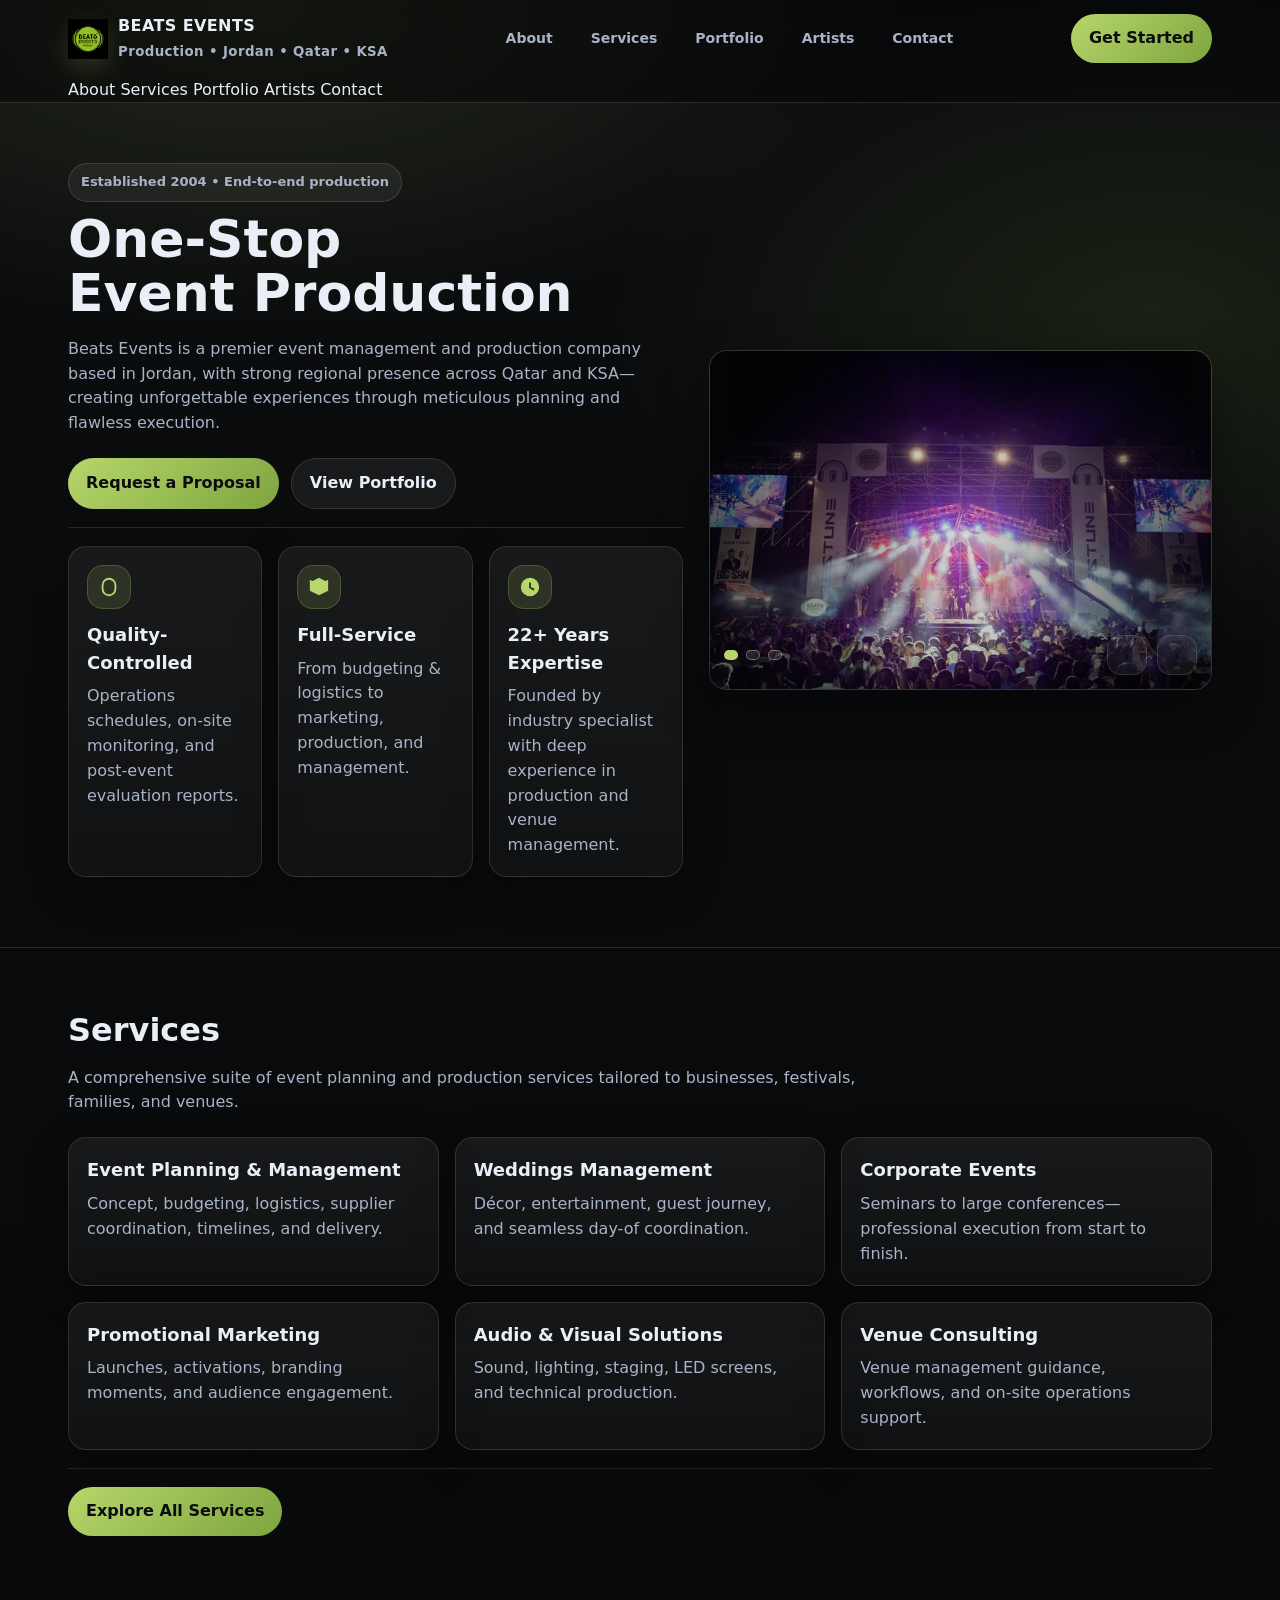
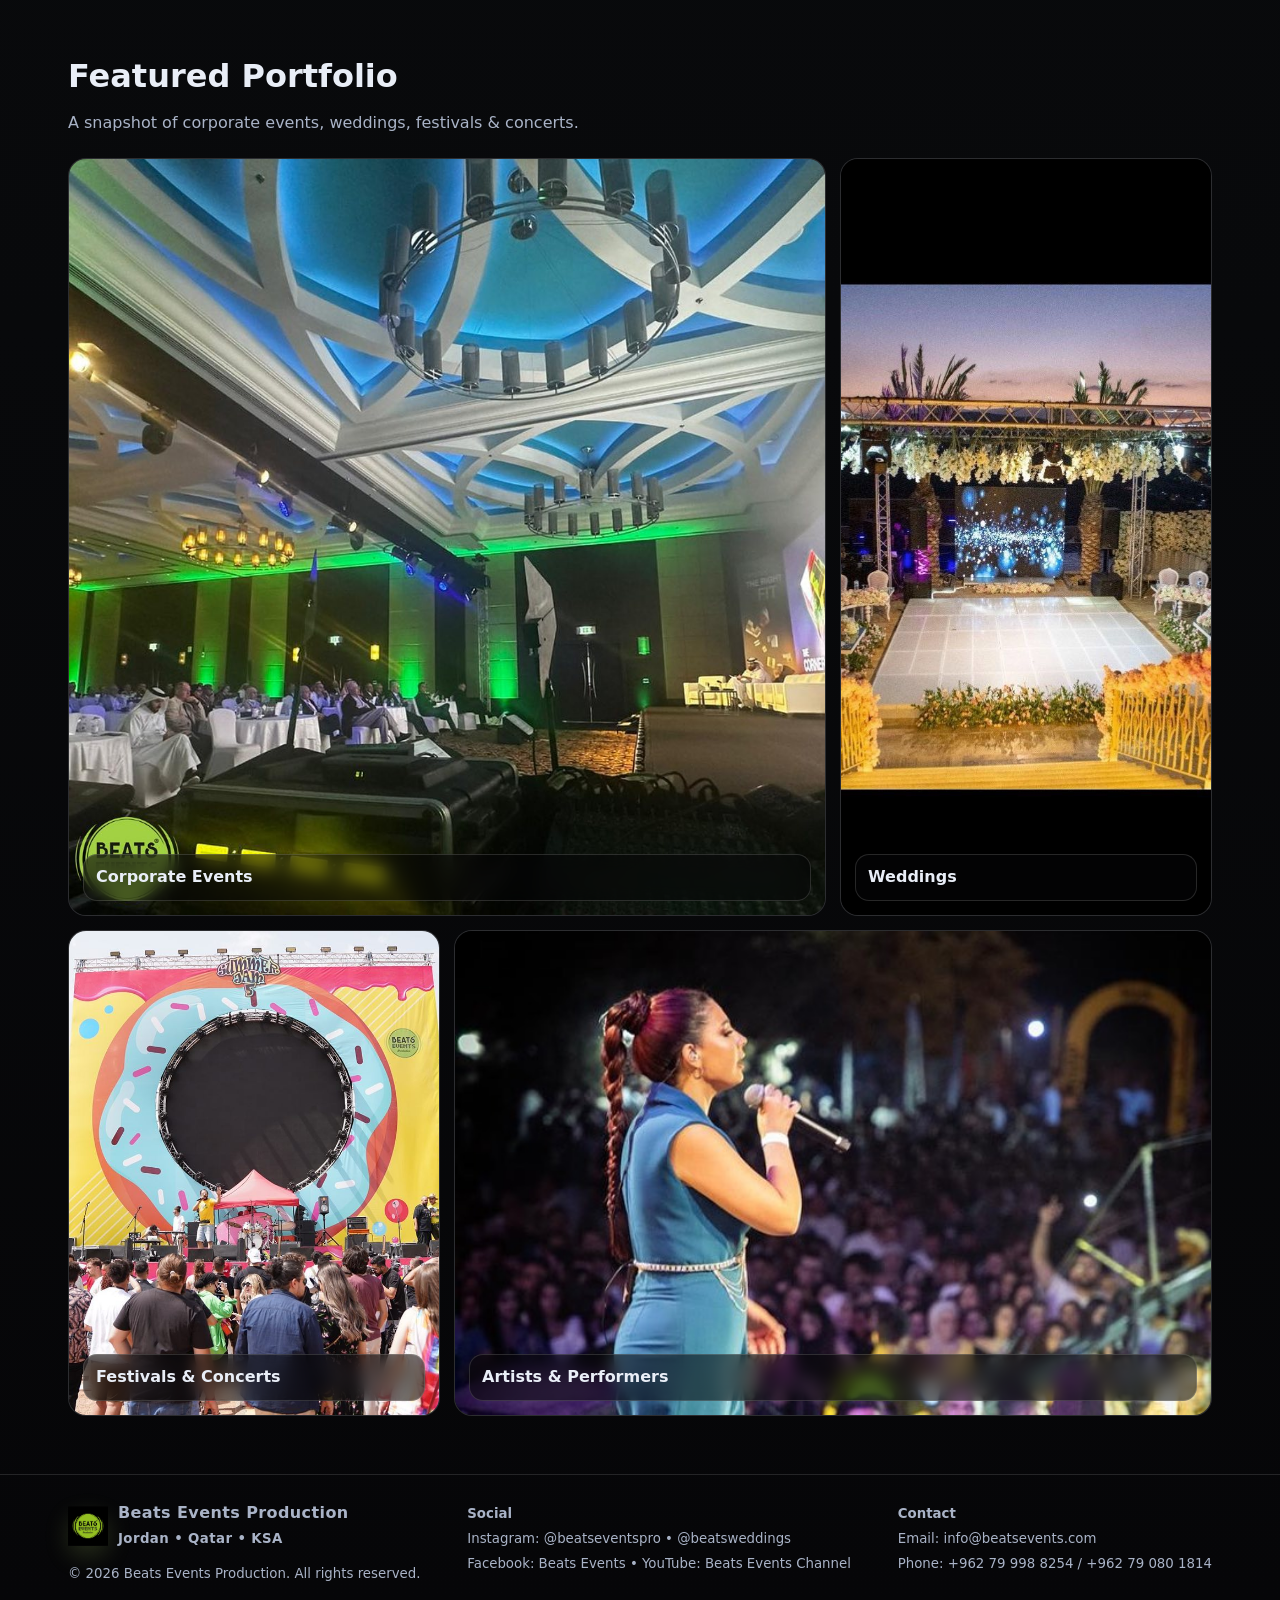
<file: index.html>
<!doctype html>
<html lang="en">
<head>
  <meta charset="utf-8" />
  <meta name="viewport" content="width=device-width,initial-scale=1" />
  <link rel="icon" type="image/x-icon" href="/assets/img/logo/favicon.ico">
  <title>Beats Events Production | One-Stop Event Production</title>
  <link rel="stylesheet" href="css/style.css" />
</head>
<body>

<header class="header">
  <div class="container">
    <div class="nav">
      <a class="brand" href="index.html">
        <div class="logo" aria-hidden="true">
          <img src="assets/img/logo/logo.png">
        </div>
        <div>
          <div>BEATS EVENTS</div>
          <small>Production • Jordan • Qatar • KSA</small>
        </div>
      </a>

      <nav class="navlinks" aria-label="Primary navigation">
        <a href="about.html">About</a>
        <a href="services.html">Services</a>
        <a href="portfolio.html">Portfolio</a>
        <a href="artists.html">Artists</a>
        <a href="contact.html">Contact</a>
      </nav>

      <div class="nav-right">
        <a class="btn primary" href="contact.html">Get Started</a>
        <button class="btn burger" data-burger type="button" aria-label="Open menu">Menu</button>
      </div>
    </div>

    <div class="mobile" data-mobile>
      <a href="about.html">About</a>
      <a href="services.html">Services</a>
      <a href="portfolio.html">Portfolio</a>
      <a href="artists.html">Artists</a>
      <a href="contact.html">Contact</a>
    </div>
  </div>
</header>

<section class="hero">
  <div class="container">
    <div class="hero-inner">
      <div>
        <span class="pill">Established 2004 • End-to-end production</span>
        <h1 class="h-title">One-Stop <br/>Event Production</h1>
        <p class="h-sub">
          Beats Events is a premier event management and production company based in Jordan, with strong regional presence
          across Qatar and KSA—creating unforgettable experiences through meticulous planning and flawless execution.
        </p>
        <div class="h-actions">
          <a class="btn primary" href="contact.html">Request a Proposal</a>
          <a class="btn" href="portfolio.html">View Portfolio</a>
        </div>
        <div class="hr"></div>
        <div class="grid cols-3">
          <div class="card">
            <div class="icon" aria-hidden="true">
              <svg viewBox="0 0 24 24"><path d="M12 2a8 8 0 0 0-8 8v4a8 8 0 0 0 16 0v-4a8 8 0 0 0-8-8zm0 2a6 6 0 0 1 6 6v4a6 6 0 0 1-12 0v-4a6 6 0 0 1 6-6z"/></svg>
            </div>
            <h3>Quality-Controlled</h3>
            <p>Operations schedules, on-site monitoring, and post-event evaluation reports.</p>
          </div>
          <div class="card">
            <div class="icon" aria-hidden="true">
              <svg viewBox="0 0 24 24"><path d="M12 2 2 7l10 5 10-5-10-5zm0 7L2 4v6l10 5 10-5V4l-10 5zm0 6L2 10v6l10 5 10-5v-6l-10 5z"/></svg>
            </div>
            <h3>Full-Service</h3>
            <p>From budgeting & logistics to marketing, production, and management.</p>
          </div>
          <div class="card">
            <div class="icon" aria-hidden="true">
              <svg viewBox="0 0 24 24"><path d="M12 2a10 10 0 1 0 10 10A10 10 0 0 0 12 2Zm1 5v5l4 2-1 2-5-3V7Z"/></svg>
            </div>
            <h3>22+ Years Expertise</h3>
            <p>Founded by industry specialist with deep experience in production and venue management.</p>
          </div>
        </div>
      </div>

      <div class="slider" aria-label="Hero slider">
        <div class="slide active" data-slide style="background-image:url('assets/img/hero-1.jpg')"></div>
        <div class="slide" data-slide style="background-image:url('assets/img/hero-2.jpg')"></div>
        <div class="slide" data-slide style="background-image:url('assets/img/hero-3.jpg')"></div>

        <div class="slider-ui">
          <div class="dots" data-dots></div>
          <div style="display:flex;gap:10px">
            <button class="slider-btn" data-prev type="button" aria-label="Previous slide">‹</button>
            <button class="slider-btn" data-next type="button" aria-label="Next slide">›</button>
          </div>
        </div>
      </div>
    </div>
  </div>
</section>

<section class="section">
  <div class="container">
    <h2>Services</h2>
    <p class="lead">A comprehensive suite of event planning and production services tailored to businesses, festivals, families, and venues.</p>

    <div class="grid cols-3">
      <div class="card">
        <h3>Event Planning & Management</h3>
        <p>Concept, budgeting, logistics, supplier coordination, timelines, and delivery.</p>
      </div>
      <div class="card">
        <h3>Weddings Management</h3>
        <p>Décor, entertainment, guest journey, and seamless day-of coordination.</p>
      </div>
      <div class="card">
        <h3>Corporate Events</h3>
        <p>Seminars to large conferences—professional execution from start to finish.</p>
      </div>
      <div class="card">
        <h3>Promotional Marketing</h3>
        <p>Launches, activations, branding moments, and audience engagement.</p>
      </div>
      <div class="card">
        <h3>Audio & Visual Solutions</h3>
        <p>Sound, lighting, staging, LED screens, and technical production.</p>
      </div>
      <div class="card">
        <h3>Venue Consulting</h3>
        <p>Venue management guidance, workflows, and on-site operations support.</p>
      </div>
    </div>

    <div class="hr"></div>
    <a class="btn primary" href="services.html">Explore All Services</a>
  </div>
</section>

<section class="section">
  <div class="container">
    <h2>Featured Portfolio</h2>
    <p class="lead">A snapshot of corporate events, weddings, festivals & concerts.</p>

    <div class="gallery">
      <a class="g span-8" href="portfolio.html">
        <img src="assets/img/portfolio-1.jpg" alt="Corporate event production"/>
        <div class="cap">Corporate Events</div>
      </a>
      <a class="g span-4" href="portfolio.html">
        <img src="assets/img/wedding-1.jpg" alt="Wedding production"/>
        <div class="cap">Weddings</div>
      </a>
      <a class="g span-4" href="portfolio.html">
        <img src="assets/img/festival-1.jpg" alt="Festival production"/>
        <div class="cap">Festivals & Concerts</div>
      </a>
      <a class="g span-8" href="artists.html">
        <img src="assets/img/portfolio-2.jpg" alt="Live performance"/>
        <div class="cap">Artists & Performers</div>
      </a>
    </div>
  </div>
</section>

<footer class="footer">
  <div class="container">
    <div class="row">
      <div>
        <div class="brand" style="margin-bottom:10px">
          <div class="logo" aria-hidden="true">
            <img src="assets/img/logo/logo.png">
          </div>
          <div><b>Beats Events Production</b><br/><small>Jordan • Qatar • KSA</small></div>
        </div>
        <small>© <span id="y"></span> Beats Events Production. All rights reserved.</small>
      </div>
      <div>
        <small><b>Social</b></small><br/>
        <small>Instagram: @beatseventspro • @beatsweddings</small><br/>
        <small>Facebook: Beats Events • YouTube: Beats Events Channel</small>
      </div>
      <div>
        <small><b>Contact</b></small><br/>
        <small>Email: info@beatsevents.com</small><br/>
        <small>Phone: +962 79 998 8254 / +962 79 080 1814</small>
      </div>
    </div>
  </div>
</footer>

<script>
  document.getElementById('y').textContent = new Date().getFullYear();
</script>
<script src="js/main.js"></script>
</body>
</html>
</file>
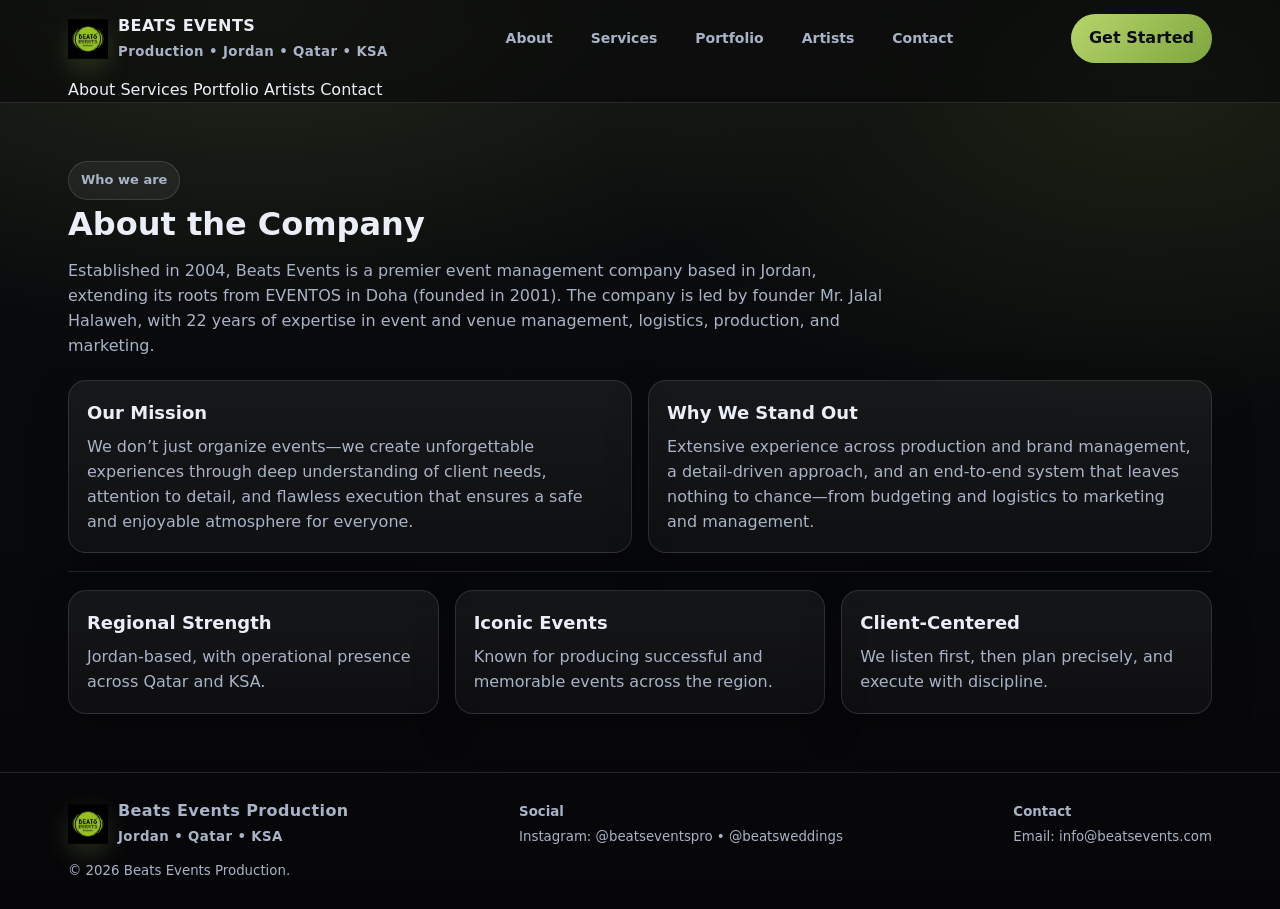
<file: about.html>
<!doctype html>
<html lang="en">
<head>
  <meta charset="utf-8" />
  <meta name="viewport" content="width=device-width,initial-scale=1" />
  <link rel="icon" type="image/x-icon" href="/assets/img/logo/favicon.ico">
  <title>About | Beats Events Production</title>
  <link rel="stylesheet" href="css/style.css" />
</head>
<body>

<header class="header">
  <div class="container">
    <div class="nav">
      <a class="brand" href="index.html">
        <div class="logo">
                    <img src="assets/img/logo/logo.png">
        </div>
        <div><div>BEATS EVENTS</div><small>Production • Jordan • Qatar • KSA</small></div>
      </a>
      <nav class="navlinks">
        <a href="about.html">About</a>
        <a href="services.html">Services</a>
        <a href="portfolio.html">Portfolio</a>
        <a href="artists.html">Artists</a>
        <a href="contact.html">Contact</a>
      </nav>
      <div class="nav-right">
        <a class="btn primary" href="contact.html">Get Started</a>
        <button class="btn burger" data-burger type="button">Menu</button>
      </div>
    </div>
    <div class="mobile" data-mobile>
      <a href="about.html">About</a>
      <a href="services.html">Services</a>
      <a href="portfolio.html">Portfolio</a>
      <a href="artists.html">Artists</a>
      <a href="contact.html">Contact</a>
    </div>
  </div>
</header>

<section class="section">
  <div class="container">
    <span class="pill">Who we are</span>
    <h2>About the Company</h2>
    <p class="lead">
      Established in 2004, Beats Events is a premier event management company based in Jordan, extending its roots from
      EVENTOS in Doha (founded in 2001). The company is led by founder Mr. Jalal Halaweh, with 22 years of expertise in
      event and venue management, logistics, production, and marketing.
    </p>

    <div class="grid cols-2">
      <div class="card">
        <h3>Our Mission</h3>
        <p>
          We don’t just organize events—we create unforgettable experiences through deep understanding of client needs,
          attention to detail, and flawless execution that ensures a safe and enjoyable atmosphere for everyone.
        </p>
      </div>
      <div class="card">
        <h3>Why We Stand Out</h3>
        <p>
          Extensive experience across production and brand management, a detail-driven approach, and an end-to-end system
          that leaves nothing to chance—from budgeting and logistics to marketing and management.
        </p>
      </div>
    </div>

    <div class="hr"></div>

    <div class="grid cols-3">
      <div class="card">
        <h3>Regional Strength</h3>
        <p>Jordan-based, with operational presence across Qatar and KSA.</p>
      </div>
      <div class="card">
        <h3>Iconic Events</h3>
        <p>Known for producing successful and memorable events across the region.</p>
      </div>
      <div class="card">
        <h3>Client-Centered</h3>
        <p>We listen first, then plan precisely, and execute with discipline.</p>
      </div>
    </div>
  </div>
</section>

<footer class="footer">
  <div class="container">
    <div class="row">
      <div>
        <div class="brand" style="margin-bottom:10px">
          <div class="logo">
                        <img src="assets/img/logo/logo.png">

          </div>
          <div><b>Beats Events Production</b><br/><small>Jordan • Qatar • KSA</small></div>
        </div>
        <small>© <span id="y"></span> Beats Events Production.</small>
      </div>
      <div>
        <small><b>Social</b></small><br/>
        <small>Instagram: @beatseventspro • @beatsweddings</small>
      </div>
      <div>
        <small><b>Contact</b></small><br/>
        <small>Email: info@beatsevents.com</small>
      </div>
    </div>
  </div>
</footer>

<script>document.getElementById('y').textContent = new Date().getFullYear();</script>
<script src="js/main.js"></script>
</body>
</html>
</file>
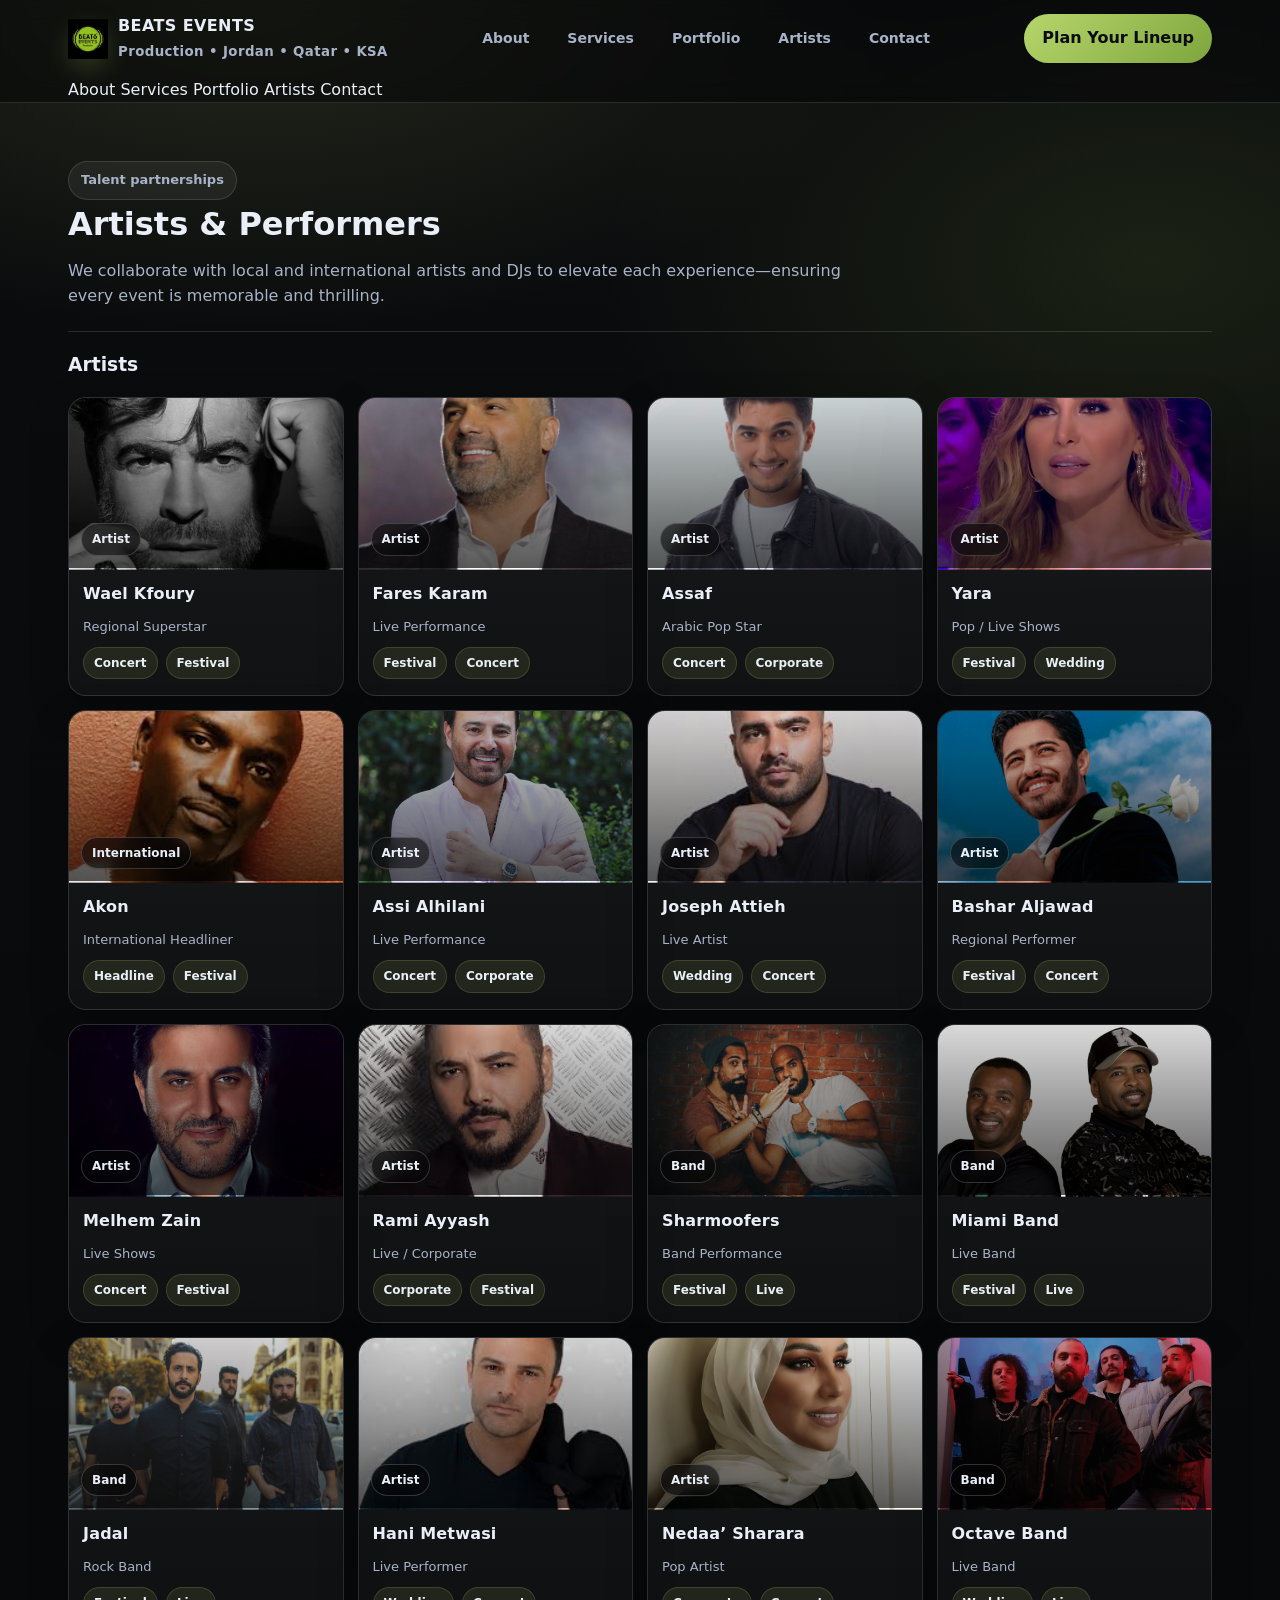
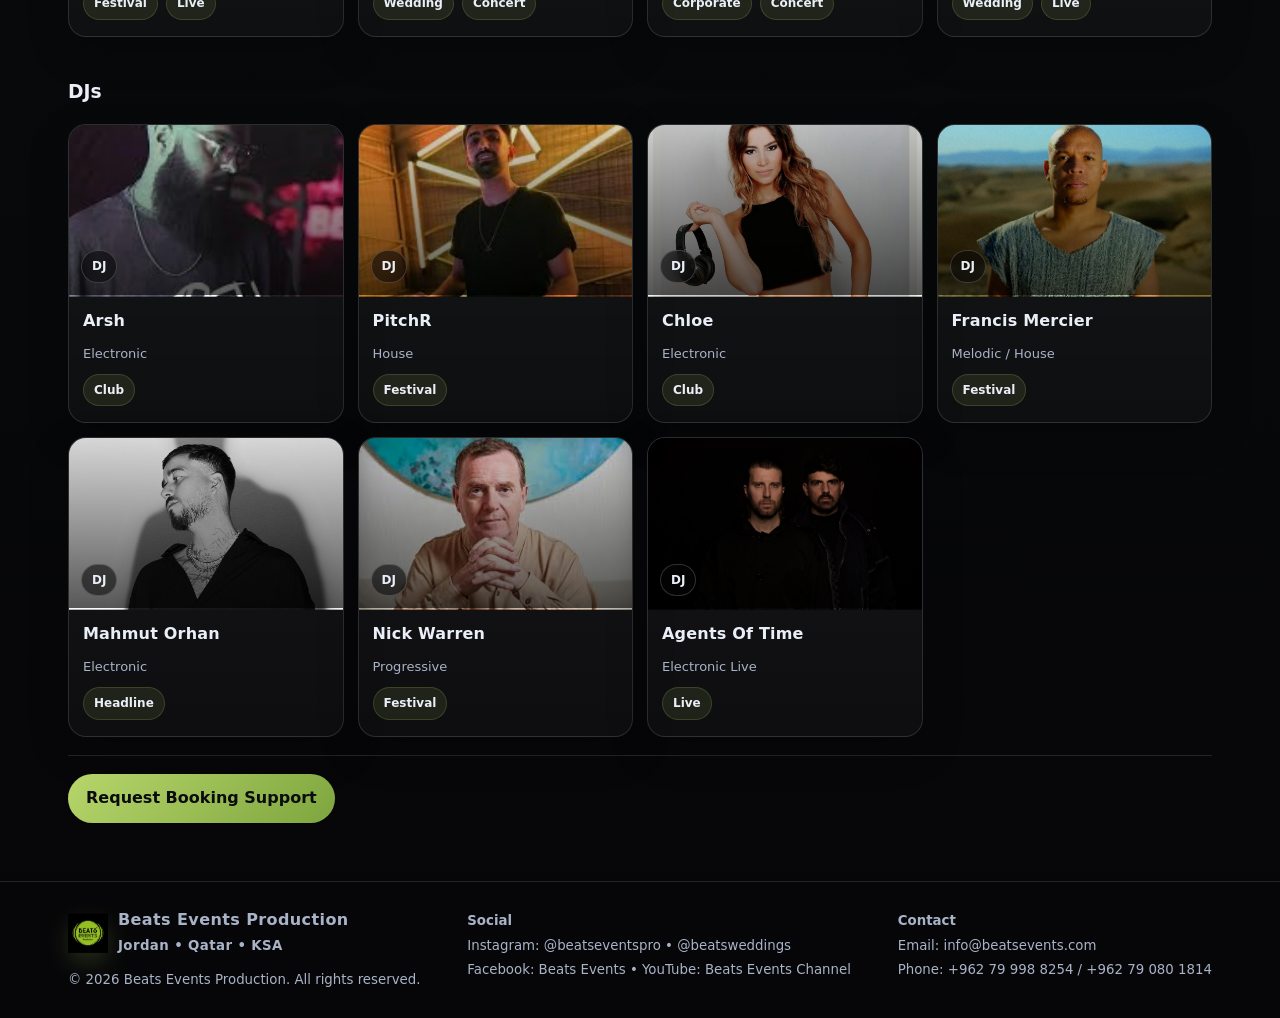
<file: artists.html>
<!doctype html>
<html lang="en">
<head>
  <meta charset="utf-8" />
  <meta name="viewport" content="width=device-width,initial-scale=1" />
  <link rel="icon" type="image/x-icon" href="/assets/img/logo/favicon.ico">
  <title>Artists | Beats Events Production</title>
  <link rel="stylesheet" href="css/style.css" />
</head>
<body>

<header class="header">
  <div class="container">
    <div class="nav">
      <a class="brand" href="index.html">
        <div class="logo">
                    <img src="assets/img/logo/logo.png">

        </div>
        <div><div>BEATS EVENTS</div><small>Production • Jordan • Qatar • KSA</small></div>
      </a>
      <nav class="navlinks">
        <a href="about.html">About</a>
        <a href="services.html">Services</a>
        <a href="portfolio.html">Portfolio</a>
        <a href="artists.html">Artists</a>
        <a href="contact.html">Contact</a>
      </nav>
      <div class="nav-right">
        <a class="btn primary" href="contact.html">Plan Your Lineup</a>
        <button class="btn burger" data-burger type="button">Menu</button>
      </div>
    </div>
    <div class="mobile" data-mobile>
      <a href="about.html">About</a>
      <a href="services.html">Services</a>
      <a href="portfolio.html">Portfolio</a>
      <a href="artists.html">Artists</a>
      <a href="contact.html">Contact</a>
    </div>
  </div>
</header>

<section class="section">
  <div class="container">
    <span class="pill">Talent partnerships</span>
    <h2>Artists & Performers</h2>
    <p class="lead">
      We collaborate with local and international artists and DJs to elevate each experience—ensuring every event is
      memorable and thrilling.
    </p>

    <div class="hr"></div>

    <!-- ================= ARTISTS ================= -->
<h3 style="margin:0 0 18px">Artists</h3>
<div class="cards">

  <!-- Wael Kfoury -->
  <div class="person">
    <div class="media">
      <img src="assets/img/artists/wael-kfoury.jpg" alt="Wael Kfoury">
      <span class="badge">Artist</span>
    </div>
    <div class="body">
      <h3>Wael Kfoury</h3>
      <p>Regional Superstar</p>
      <div class="meta"><span class="tag">Concert</span><span class="tag">Festival</span></div>
    </div>
  </div>

  <!-- Fares Karam -->
  <div class="person">
    <div class="media">
      <img src="assets/img/artists/fares-karam.jpg" alt="Fares Karam">
      <span class="badge">Artist</span>
    </div>
    <div class="body">
      <h3>Fares Karam</h3>
      <p>Live Performance</p>
      <div class="meta"><span class="tag">Festival</span><span class="tag">Concert</span></div>
    </div>
  </div>

  <!-- Assaf -->
  <div class="person">
    <div class="media">
      <img src="assets/img/artists/assaf.jpg" alt="Assaf">
      <span class="badge">Artist</span>
    </div>
    <div class="body">
      <h3>Assaf</h3>
      <p>Arabic Pop Star</p>
      <div class="meta"><span class="tag">Concert</span><span class="tag">Corporate</span></div>
    </div>
  </div>

  <!-- Yara -->
  <div class="person">
    <div class="media">
      <img src="assets/img/artists/yara.jpg" alt="Yara">
      <span class="badge">Artist</span>
    </div>
    <div class="body">
      <h3>Yara</h3>
      <p>Pop / Live Shows</p>
      <div class="meta"><span class="tag">Festival</span><span class="tag">Wedding</span></div>
    </div>
  </div>

  <!-- Akon -->
  <div class="person">
    <div class="media">
      <img src="assets/img/artists/akon.jpg" alt="Akon">
      <span class="badge">International</span>
    </div>
    <div class="body">
      <h3>Akon</h3>
      <p>International Headliner</p>
      <div class="meta"><span class="tag">Headline</span><span class="tag">Festival</span></div>
    </div>
  </div>

  <!-- Assi Alhilani -->
  <div class="person">
    <div class="media">
      <img src="assets/img/artists/assi-alhilani.jpg" alt="Assi Alhilani">
      <span class="badge">Artist</span>
    </div>
    <div class="body">
      <h3>Assi Alhilani</h3>
      <p>Live Performance</p>
      <div class="meta"><span class="tag">Concert</span><span class="tag">Corporate</span></div>
    </div>
  </div>

  <!-- Joseph Attieh -->
  <div class="person">
    <div class="media">
      <img src="assets/img/artists/joseph-attieh.jpg" alt="Joseph Attieh">
      <span class="badge">Artist</span>
    </div>
    <div class="body">
      <h3>Joseph Attieh</h3>
      <p>Live Artist</p>
      <div class="meta"><span class="tag">Wedding</span><span class="tag">Concert</span></div>
    </div>
  </div>

  <!-- Bashar Aljawad -->
  <div class="person">
    <div class="media">
      <img src="assets/img/artists/bashar-aljawad.jpg" alt="Bashar Aljawad">
      <span class="badge">Artist</span>
    </div>
    <div class="body">
      <h3>Bashar Aljawad</h3>
      <p>Regional Performer</p>
      <div class="meta"><span class="tag">Festival</span><span class="tag">Concert</span></div>
    </div>
  </div>

  <!-- Melhem Zain -->
  <div class="person">
    <div class="media">
      <img src="assets/img/artists/melhem-zain.jpg" alt="Melhem Zain">
      <span class="badge">Artist</span>
    </div>
    <div class="body">
      <h3>Melhem Zain</h3>
      <p>Live Shows</p>
      <div class="meta"><span class="tag">Concert</span><span class="tag">Festival</span></div>
    </div>
  </div>

  <!-- Rami Ayyash -->
  <div class="person">
    <div class="media">
      <img src="assets/img/artists/rami-ayyash.jpg" alt="Rami Ayyash">
      <span class="badge">Artist</span>
    </div>
    <div class="body">
      <h3>Rami Ayyash</h3>
      <p>Live / Corporate</p>
      <div class="meta"><span class="tag">Corporate</span><span class="tag">Festival</span></div>
    </div>
  </div>

  <!-- Sharmoofers -->
  <div class="person">
    <div class="media">
      <img src="assets/img/artists/sharmoofers.jpg" alt="Sharmoofers">
      <span class="badge">Band</span>
    </div>
    <div class="body">
      <h3>Sharmoofers</h3>
      <p>Band Performance</p>
      <div class="meta"><span class="tag">Festival</span><span class="tag">Live</span></div>
    </div>
  </div>

  <!-- Miami Band -->
  <div class="person">
    <div class="media">
      <img src="assets/img/artists/miami-band.jpeg" alt="Miami Band">
      <span class="badge">Band</span>
    </div>
    <div class="body">
      <h3>Miami Band</h3>
      <p>Live Band</p>
      <div class="meta"><span class="tag">Festival</span><span class="tag">Live</span></div>
    </div>
  </div>

  <!-- Jadal -->
  <div class="person">
    <div class="media">
      <img src="assets/img/artists/jadal.jpg" alt="Jadal">
      <span class="badge">Band</span>
    </div>
    <div class="body">
      <h3>Jadal</h3>
      <p>Rock Band</p>
      <div class="meta"><span class="tag">Festival</span><span class="tag">Live</span></div>
    </div>
  </div>

  <!-- Hani Metwasi -->
  <div class="person">
    <div class="media">
      <img src="assets/img/artists/hani-metwasi.jpg" alt="Hani Metwasi">
      <span class="badge">Artist</span>
    </div>
    <div class="body">
      <h3>Hani Metwasi</h3>
      <p>Live Performer</p>
      <div class="meta"><span class="tag">Wedding</span><span class="tag">Concert</span></div>
    </div>
  </div>

  <!-- Nedaa Sharara -->
  <div class="person">
    <div class="media">
      <img src="assets/img/artists/nedaa-sharara.jpeg" alt="Nedaa Sharara">
      <span class="badge">Artist</span>
    </div>
    <div class="body">
      <h3>Nedaa’ Sharara</h3>
      <p>Pop Artist</p>
      <div class="meta"><span class="tag">Corporate</span><span class="tag">Concert</span></div>
    </div>
  </div>

  <!-- Octave Band -->
  <div class="person">
    <div class="media">
      <img src="assets/img/artists/octave-band.png" alt="Octave Band">
      <span class="badge">Band</span>
    </div>
    <div class="body">
      <h3>Octave Band</h3>
      <p>Live Band</p>
      <div class="meta"><span class="tag">Wedding</span><span class="tag">Live</span></div>
    </div>
  </div>

</div>


<!-- ================= DJs ================= -->
<h3 style="margin:40px 0 18px">DJs</h3>
<div class="cards">

  <div class="person">
    <div class="media">
      <img src="assets/img/djs/arsh.jpg" alt="Arsh">
      <span class="badge">DJ</span>
    </div>
    <div class="body"><h3>Arsh</h3><p>Electronic</p><div class="meta"><span class="tag">Club</span></div></div>
  </div>

  <div class="person">
    <div class="media">
      <img src="assets/img/djs/pitchr.jpg" alt="PitchR">
      <span class="badge">DJ</span>
    </div>
    <div class="body"><h3>PitchR</h3><p>House</p><div class="meta"><span class="tag">Festival</span></div></div>
  </div>

  <div class="person">
    <div class="media">
      <img src="assets/img/djs/chloe.jpg" alt="Chloe">
      <span class="badge">DJ</span>
    </div>
    <div class="body"><h3>Chloe</h3><p>Electronic</p><div class="meta"><span class="tag">Club</span></div></div>
  </div>

  <div class="person">
    <div class="media">
      <img src="assets/img/djs/francis-mercier.jpg" alt="Francis Mercier">
      <span class="badge">DJ</span>
    </div>
    <div class="body"><h3>Francis Mercier</h3><p>Melodic / House</p><div class="meta"><span class="tag">Festival</span></div></div>
  </div>

  <div class="person">
    <div class="media">
      <img src="assets/img/djs/mahmut-orhan.jpg" alt="Mahmut Orhan">
      <span class="badge">DJ</span>
    </div>
    <div class="body"><h3>Mahmut Orhan</h3><p>Electronic</p><div class="meta"><span class="tag">Headline</span></div></div>
  </div>

  <div class="person">
    <div class="media">
      <img src="assets/img/djs/nick-warren.jpg" alt="Nick Warren">
      <span class="badge">DJ</span>
    </div>
    <div class="body"><h3>Nick Warren</h3><p>Progressive</p><div class="meta"><span class="tag">Festival</span></div></div>
  </div>

  <div class="person">
    <div class="media">
      <img src="assets/img/djs/agents-of-time.jpg" alt="Agents Of Time">
      <span class="badge">DJ</span>
    </div>
    <div class="body"><h3>Agents Of Time</h3><p>Electronic Live</p><div class="meta"><span class="tag">Live</span></div></div>
  </div>

</div>

    <div class="hr"></div>
    <a class="btn primary" href="contact.html">Request Booking Support</a>
  </div>
</section>

<footer class="footer">
  <div class="container">
    <div class="row">
      <div>
        <div class="brand" style="margin-bottom:10px">
          <div class="logo" aria-hidden="true">
            <img src="assets/img/logo/logo.png">
          </div>
          <div><b>Beats Events Production</b><br/><small>Jordan • Qatar • KSA</small></div>
        </div>
        <small>© <span id="y"></span> Beats Events Production. All rights reserved.</small>
      </div>
      <div>
        <small><b>Social</b></small><br/>
        <small>Instagram: @beatseventspro • @beatsweddings</small><br/>
        <small>Facebook: Beats Events • YouTube: Beats Events Channel</small>
      </div>
      <div>
        <small><b>Contact</b></small><br/>
        <small>Email: info@beatsevents.com</small><br/>
        <small>Phone: +962 79 998 8254 / +962 79 080 1814</small>
      </div>
    </div>
  </div>
</footer>

<script>document.getElementById('y').textContent = new Date().getFullYear();</script>
<script src="js/main.js"></script>
</body>
</html>
</file>
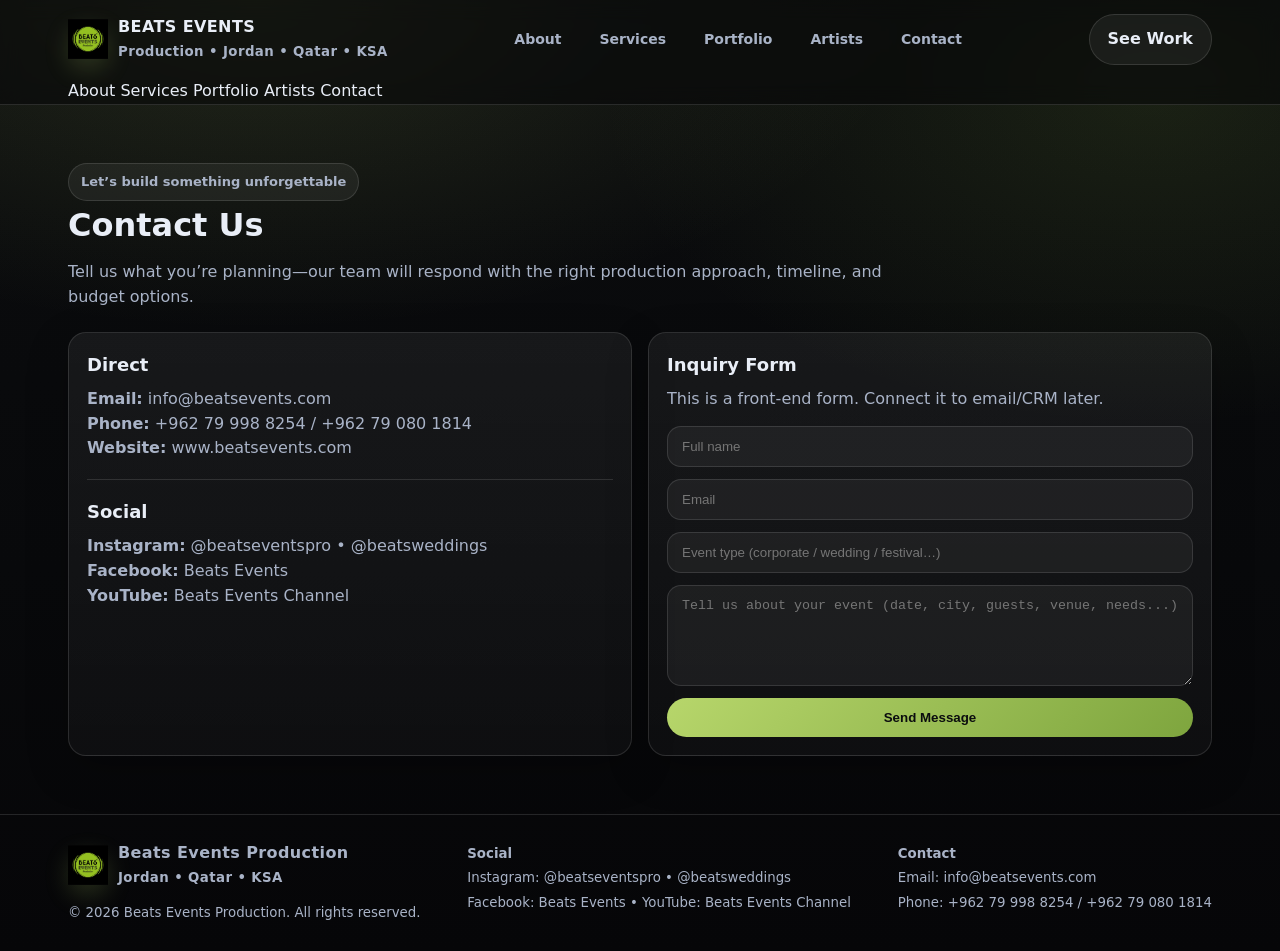
<file: contact.html>
<!doctype html>
<html lang="en">
<head>
  <meta charset="utf-8" />
  <meta name="viewport" content="width=device-width,initial-scale=1" />
  <link rel="icon" type="image/x-icon" href="/assets/img/logo/favicon.ico">
  <title>Contact | Beats Events Production</title>
  <link rel="stylesheet" href="css/style.css" />
</head>
<body>

<header class="header">
  <div class="container">
    <div class="nav">
      <a class="brand" href="index.html">
        <div class="logo">
                    <img src="assets/img/logo/logo.png">

        </div>
        <div><div>BEATS EVENTS</div><small>Production • Jordan • Qatar • KSA</small></div>
      </a>
      <nav class="navlinks">
        <a href="about.html">About</a>
        <a href="services.html">Services</a>
        <a href="portfolio.html">Portfolio</a>
        <a href="artists.html">Artists</a>
        <a href="contact.html">Contact</a>
      </nav>
      <div class="nav-right">
        <a class="btn" href="portfolio.html">See Work</a>
        <button class="btn burger" data-burger type="button">Menu</button>
      </div>
    </div>
    <div class="mobile" data-mobile>
      <a href="about.html">About</a>
      <a href="services.html">Services</a>
      <a href="portfolio.html">Portfolio</a>
      <a href="artists.html">Artists</a>
      <a href="contact.html">Contact</a>
    </div>
  </div>
</header>

<section class="section">
  <div class="container">
    <span class="pill">Let’s build something unforgettable</span>
    <h2>Contact Us</h2>
    <p class="lead">
      Tell us what you’re planning—our team will respond with the right production approach, timeline, and budget options.
    </p>

    <div class="grid cols-2">
      <div class="card">
        <h3>Direct</h3>
        <p><b>Email:</b> info@beatsevents.com</p>
        <p><b>Phone:</b> +962 79 998 8254 / +962 79 080 1814</p>
        <p><b>Website:</b> www.beatsevents.com</p>
        <div class="hr"></div>
        <h3>Social</h3>
        <p><b>Instagram:</b> @beatseventspro • @beatsweddings</p>
        <p><b>Facebook:</b> Beats Events</p>
        <p><b>YouTube:</b> Beats Events Channel</p>
      </div>

      <div class="card">
        <h3>Inquiry Form</h3>
        <p style="color:var(--muted);margin-top:0">This is a front-end form. Connect it to email/CRM later.</p>

        <form data-contact-form>
          <div style="display:grid;gap:12px;margin-top:14px">
            <input required placeholder="Full name" style="padding:12px 14px;border-radius:14px;border:1px solid var(--line);background:rgba(255,255,255,.05);color:var(--text)">
            <input required type="email" placeholder="Email" style="padding:12px 14px;border-radius:14px;border:1px solid var(--line);background:rgba(255,255,255,.05);color:var(--text)">
            <input placeholder="Event type (corporate / wedding / festival…)" style="padding:12px 14px;border-radius:14px;border:1px solid var(--line);background:rgba(255,255,255,.05);color:var(--text)">
            <textarea required rows="5" placeholder="Tell us about your event (date, city, guests, venue, needs...)" style="padding:12px 14px;border-radius:14px;border:1px solid var(--line);background:rgba(255,255,255,.05);color:var(--text)"></textarea>
            <button class="btn primary" type="submit">Send Message</button>
          </div>
        </form>
      </div>
    </div>
  </div>
</section>

<footer class="footer">
  <div class="container">
    <div class="row">
      <div>
        <div class="brand" style="margin-bottom:10px">
          <div class="logo" aria-hidden="true">
            <img src="assets/img/logo/logo.png">
          </div>
          <div><b>Beats Events Production</b><br/><small>Jordan • Qatar • KSA</small></div>
        </div>
        <small>© <span id="y"></span> Beats Events Production. All rights reserved.</small>
      </div>
      <div>
        <small><b>Social</b></small><br/>
        <small>Instagram: @beatseventspro • @beatsweddings</small><br/>
        <small>Facebook: Beats Events • YouTube: Beats Events Channel</small>
      </div>
      <div>
        <small><b>Contact</b></small><br/>
        <small>Email: info@beatsevents.com</small><br/>
        <small>Phone: +962 79 998 8254 / +962 79 080 1814</small>
      </div>
    </div>
  </div>
</footer>

<script>document.getElementById('y').textContent = new Date().getFullYear();</script>
<script src="js/main.js"></script>
</body>
</html>
</file>
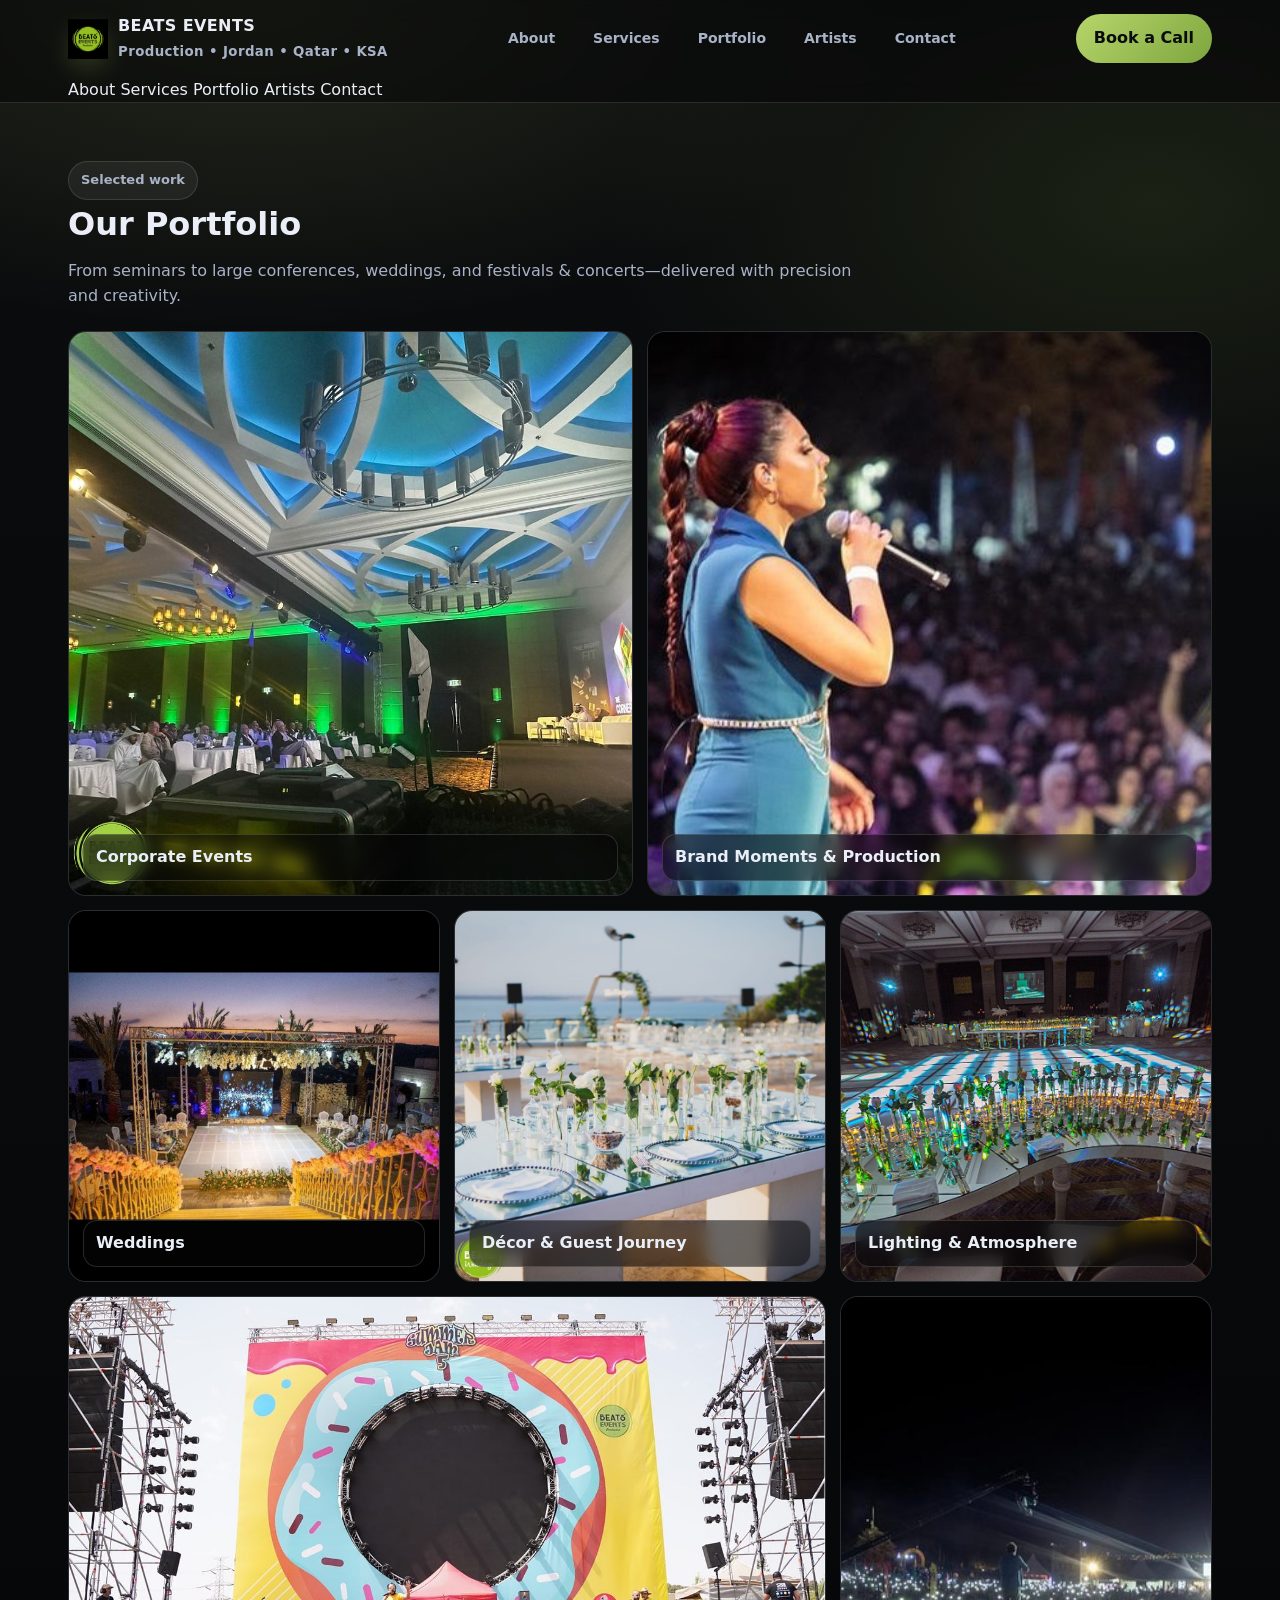
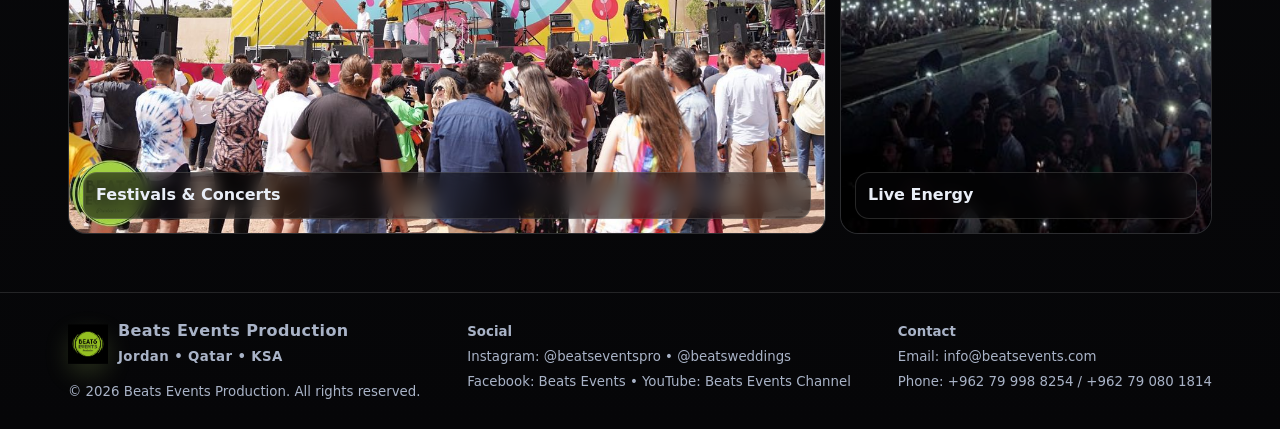
<file: portfolio.html>
<!doctype html>
<html lang="en">
<head>
  <meta charset="utf-8" />
  <meta name="viewport" content="width=device-width,initial-scale=1" />
  <link rel="icon" type="image/x-icon" href="/assets/img/logo/favicon.ico">
  <title>Portfolio | Beats Events Production</title>
  <link rel="stylesheet" href="css/style.css" />
</head>
<body>

<header class="header">
  <div class="container">
    <div class="nav">
      <a class="brand" href="index.html">
        <div class="logo">
                    <img src="assets/img/logo/logo.png">

        </div>
        <div><div>BEATS EVENTS</div><small>Production • Jordan • Qatar • KSA</small></div>
      </a>
      <nav class="navlinks">
        <a href="about.html">About</a>
        <a href="services.html">Services</a>
        <a href="portfolio.html">Portfolio</a>
        <a href="artists.html">Artists</a>
        <a href="contact.html">Contact</a>
      </nav>
      <div class="nav-right">
        <a class="btn primary" href="contact.html">Book a Call</a>
        <button class="btn burger" data-burger type="button">Menu</button>
      </div>
    </div>
    <div class="mobile" data-mobile>
      <a href="about.html">About</a>
      <a href="services.html">Services</a>
      <a href="portfolio.html">Portfolio</a>
      <a href="artists.html">Artists</a>
      <a href="contact.html">Contact</a>
    </div>
  </div>
</header>

<section class="section">
  <div class="container">
    <span class="pill">Selected work</span>
    <h2>Our Portfolio</h2>
    <p class="lead">
      From seminars to large conferences, weddings, and festivals & concerts—delivered with precision and creativity.
    </p>

    <div class="gallery">
      <div class="g span-6">
        <img src="assets/img/portfolio-1.jpg" alt="Corporate event" />
        <div class="cap">Corporate Events</div>
      </div>
      <div class="g span-6">
        <img src="assets/img/portfolio-2.jpg" alt="Corporate production detail" />
        <div class="cap">Brand Moments & Production</div>
      </div>
      <div class="g span-4">
        <img src="assets/img/wedding-1.jpg" alt="Wedding setup" />
        <div class="cap">Weddings</div>
      </div>
      <div class="g span-4">
        <img src="assets/img/wedding-2.jpg" alt="Wedding detail" />
        <div class="cap">Décor & Guest Journey</div>
      </div>
      <div class="g span-4">
        <img src="assets/img/wedding-3.jpg" alt="Wedding lighting" />
        <div class="cap">Lighting & Atmosphere</div>
      </div>
      <div class="g span-8">
        <img src="assets/img/festival-1.jpg" alt="Festival stage" />
        <div class="cap">Festivals & Concerts</div>
      </div>
      <div class="g span-4">
        <img src="assets/img/festival-2.jpg" alt="Crowd" />
        <div class="cap">Live Energy</div>
      </div>
    </div>
  </div>
</section>

<footer class="footer">
  <div class="container">
    <div class="row">
      <div>
        <div class="brand" style="margin-bottom:10px">
          <div class="logo" aria-hidden="true">
            <img src="assets/img/logo/logo.png">
          </div>
          <div><b>Beats Events Production</b><br/><small>Jordan • Qatar • KSA</small></div>
        </div>
        <small>© <span id="y"></span> Beats Events Production. All rights reserved.</small>
      </div>
      <div>
        <small><b>Social</b></small><br/>
        <small>Instagram: @beatseventspro • @beatsweddings</small><br/>
        <small>Facebook: Beats Events • YouTube: Beats Events Channel</small>
      </div>
      <div>
        <small><b>Contact</b></small><br/>
        <small>Email: info@beatsevents.com</small><br/>
        <small>Phone: +962 79 998 8254 / +962 79 080 1814</small>
      </div>
    </div>
  </div>
</footer>

<script>document.getElementById('y').textContent = new Date().getFullYear();</script>
<script src="js/main.js"></script>
</body>
</html>
</file>
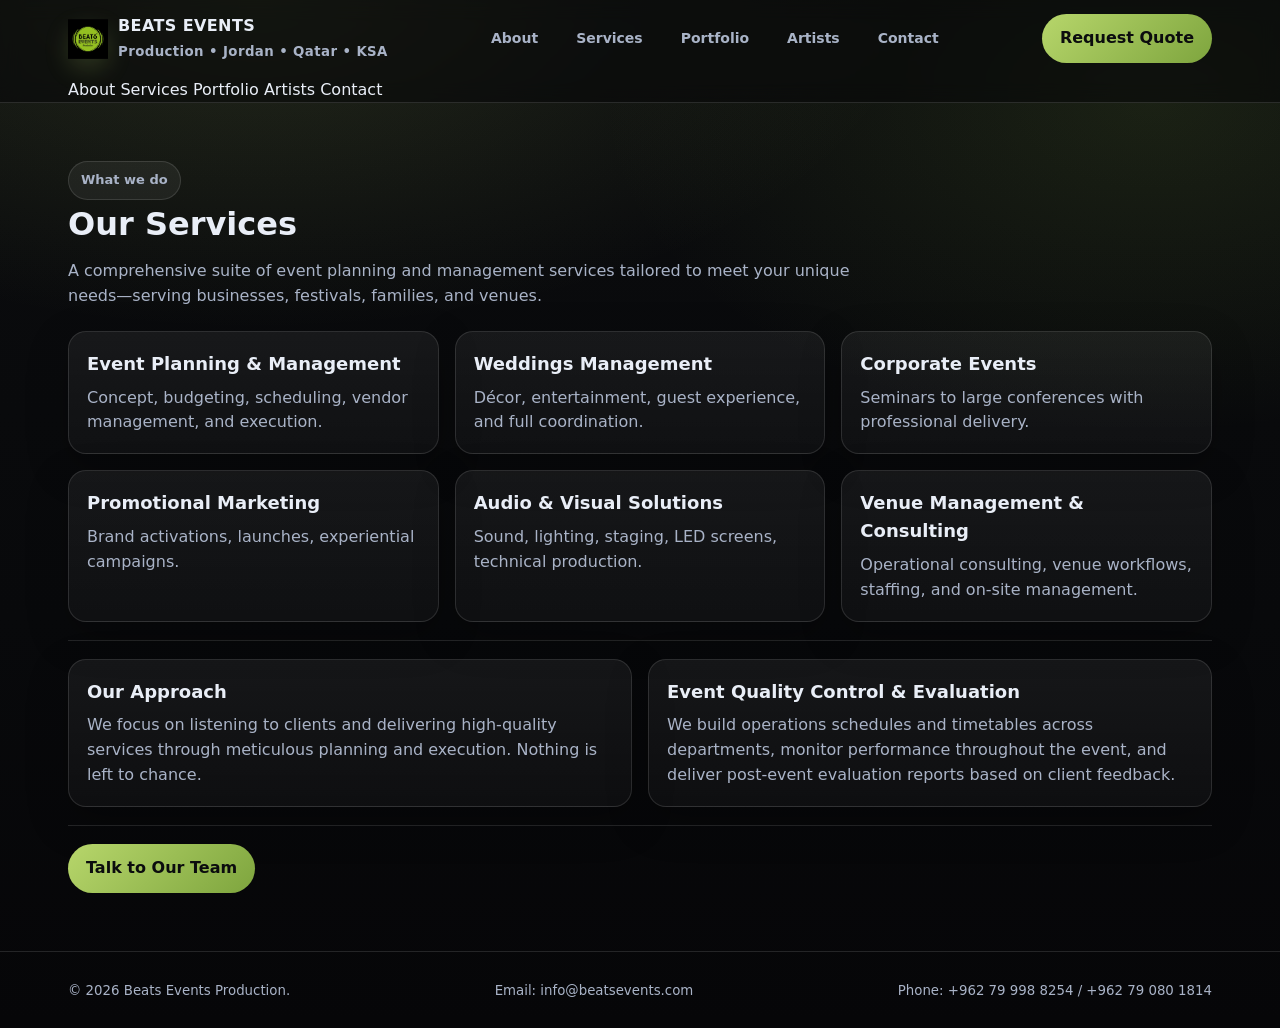
<file: services.html>
<!doctype html>
<html lang="en">
<head>
  <meta charset="utf-8" />
  <meta name="viewport" content="width=device-width,initial-scale=1" />
  <link rel="icon" type="image/x-icon" href="/assets/img/logo/favicon.ico">
  <title>Services | Beats Events Production</title>
  <link rel="stylesheet" href="css/style.css" />
</head>
<body>

<header class="header">
  <div class="container">
    <div class="nav">
      <a class="brand" href="index.html">
        <div class="logo">
                    <img src="assets/img/logo/logo.png">

        </div>
        <div><div>BEATS EVENTS</div><small>Production • Jordan • Qatar • KSA</small></div>
      </a>
      <nav class="navlinks">
        <a href="about.html">About</a>
        <a href="services.html">Services</a>
        <a href="portfolio.html">Portfolio</a>
        <a href="artists.html">Artists</a>
        <a href="contact.html">Contact</a>
      </nav>
      <div class="nav-right">
        <a class="btn primary" href="contact.html">Request Quote</a>
        <button class="btn burger" data-burger type="button">Menu</button>
      </div>
    </div>
    <div class="mobile" data-mobile>
      <a href="about.html">About</a>
      <a href="services.html">Services</a>
      <a href="portfolio.html">Portfolio</a>
      <a href="artists.html">Artists</a>
      <a href="contact.html">Contact</a>
    </div>
  </div>
</header>

<section class="section">
  <div class="container">
    <span class="pill">What we do</span>
    <h2>Our Services</h2>
    <p class="lead">
      A comprehensive suite of event planning and management services tailored to meet your unique needs—serving
      businesses, festivals, families, and venues.
    </p>

    <div class="grid cols-3">
      <div class="card"><h3>Event Planning & Management</h3><p>Concept, budgeting, scheduling, vendor management, and execution.</p></div>
      <div class="card"><h3>Weddings Management</h3><p>Décor, entertainment, guest experience, and full coordination.</p></div>
      <div class="card"><h3>Corporate Events</h3><p>Seminars to large conferences with professional delivery.</p></div>
      <div class="card"><h3>Promotional Marketing</h3><p>Brand activations, launches, experiential campaigns.</p></div>
      <div class="card"><h3>Audio & Visual Solutions</h3><p>Sound, lighting, staging, LED screens, technical production.</p></div>
      <div class="card"><h3>Venue Management & Consulting</h3><p>Operational consulting, venue workflows, staffing, and on-site management.</p></div>
    </div>

    <div class="hr"></div>

    <div class="grid cols-2">
      <div class="card">
        <h3>Our Approach</h3>
        <p>
          We focus on listening to clients and delivering high-quality services through meticulous planning and execution.
          Nothing is left to chance.
        </p>
      </div>
      <div class="card">
        <h3>Event Quality Control & Evaluation</h3>
        <p>
          We build operations schedules and timetables across departments, monitor performance throughout the event,
          and deliver post-event evaluation reports based on client feedback.
        </p>
      </div>
    </div>

    <div class="hr"></div>
    <a class="btn primary" href="contact.html">Talk to Our Team</a>
  </div>
</section>

<footer class="footer">
  <div class="container">
    <div class="row">
      <div><small>© <span id="y"></span> Beats Events Production.</small></div>
      <div><small>Email: info@beatsevents.com</small></div>
      <div><small>Phone: +962 79 998 8254 / +962 79 080 1814</small></div>
    </div>
  </div>
</footer>

<script>document.getElementById('y').textContent = new Date().getFullYear();</script>
<script src="js/main.js"></script>
</body>
</html>
</file>
<file: css/style.css>
:root{
  --bg:#0b0c0e;
  --bg2:#111318;
  --card:#141823;
  --text:#e9eef7;
  --muted:#a9b3c7;
  --brand:#b7d66b;          /* Beats green vibe */
  --brand2:#7ea53e;
  --line:rgba(255,255,255,.12);
  --shadow: 0 18px 50px rgba(0,0,0,.45);
  --radius: 18px;
  --max: 1180px;
}

*{box-sizing:border-box}
html,body{margin:0;padding:0}
body{
  font-family: ui-sans-serif, system-ui, -apple-system, Segoe UI, Roboto, Arial;
  color:var(--text);
  background: radial-gradient(1200px 600px at 20% 0%, rgba(183,214,107,.14), transparent 55%),
              radial-gradient(1000px 600px at 90% 10%, rgba(126,165,62,.14), transparent 55%),
              linear-gradient(180deg, var(--bg), #08090b 60%, #060608);
  line-height:1.55;
}

a{color:inherit;text-decoration:none}
img{max-width:100%;display:block}
.container{max-width:var(--max);margin:0 auto;padding:0 18px}
.btn{
  display:inline-flex;align-items:center;justify-content:center;gap:10px;
  border-radius:999px;padding:12px 18px;font-weight:700;
  border:1px solid var(--line);
  background:rgba(255,255,255,.06);
  transition:.2s ease;
}
.btn:hover{transform:translateY(-1px);background:rgba(255,255,255,.09)}
.btn.primary{
  background:linear-gradient(135deg, var(--brand), var(--brand2));
  color:#0b0c0e;border:0;
}
.btn.primary:hover{filter:saturate(1.06) brightness(1.03)}
.pill{
  display:inline-flex;gap:8px;align-items:center;
  border:1px solid var(--line);
  background:rgba(255,255,255,.06);
  padding:8px 12px;border-radius:999px;color:var(--muted);
  font-weight:600;font-size:13px;
}

/* Top bar / nav */
.header{
  position:sticky;top:0;z-index:50;
  backdrop-filter: blur(10px);
  background: rgba(6,6,8,.55);
  border-bottom:1px solid var(--line);
}
.nav{
  display:flex;align-items:center;justify-content:space-between;
  padding:14px 0;
}
.brand{
  display:flex;align-items:center;gap:10px;font-weight:900;letter-spacing:.4px;
}
.brand .logo{
  width:40px;height:40px;border-radius:12px;
  background: radial-gradient(circle at 30% 30%, var(--brand), var(--brand2));
  box-shadow:0 10px 25px rgba(183,214,107,.18);
}
.navlinks{display:flex;gap:18px;align-items:center}
.navlinks a{
  color:var(--muted);font-weight:700;font-size:14px;
  padding:10px 10px;border-radius:12px;
}
.navlinks a:hover{color:var(--text);background:rgba(255,255,255,.06)}
.nav-right{display:flex;gap:10px;align-items:center}
.burger{display:none}

@media (max-width: 900px){
  .navlinks{display:none}
  .burger{display:inline-flex}
  .mobile{
    display:none;
    padding:12px 0 18px 0;
  }
  .mobile.open{display:block}
  .mobile a{
    display:block;color:var(--muted);font-weight:800;
    padding:12px 12px;border-radius:14px;
    border:1px solid var(--line);background:rgba(255,255,255,.04);
    margin-top:10px;
  }
  .mobile a:hover{color:var(--text);background:rgba(255,255,255,.07)}
}

/* Hero slider */
.hero{
  position:relative; overflow:hidden;
  border-bottom:1px solid var(--line);
}
.hero-inner{
  padding:60px 0 70px;
  display:grid;grid-template-columns: 1.1fr .9fr; gap:26px;
  align-items:center;
}
@media (max-width: 980px){
  .hero-inner{grid-template-columns:1fr; padding:46px 0 56px}
}
.h-title{font-size:52px;line-height:1.05;margin:10px 0 14px}
.h-sub{color:var(--muted);font-size:16px;max-width:60ch}
.h-actions{display:flex;gap:12px;flex-wrap:wrap;margin-top:22px}

.slider{
  position:relative;border-radius:var(--radius);
  border:1px solid var(--line);
  background: linear-gradient(180deg, rgba(255,255,255,.06), rgba(255,255,255,.03));
  box-shadow: var(--shadow);
  overflow:hidden;
  min-height:340px;
}
.slide{
  position:absolute; inset:0;
  opacity:0; transform:scale(1.02);
  transition: opacity .45s ease, transform .55s ease;
  background-size:cover; background-position:center;
}
.slide.active{opacity:1; transform:scale(1)}
.slide::after{
  content:""; position:absolute; inset:0;
  background: linear-gradient(90deg, rgba(5,6,8,.65), rgba(5,6,8,.15), rgba(5,6,8,.65));
}
.slider-ui{
  position:absolute;left:14px;right:14px;bottom:14px;
  display:flex;align-items:center;justify-content:space-between;gap:12px;
}
.dots{display:flex;gap:8px}
.dot{
  width:10px;height:10px;border-radius:999px;
  border:1px solid rgba(255,255,255,.35);
  background:rgba(255,255,255,.1);
  cursor:pointer;
}
.dot.active{background:var(--brand);border-color:transparent}
.slider-btn{
  width:40px;height:40px;border-radius:14px;
  border:1px solid var(--line);
  background:rgba(255,255,255,.06);
  cursor:pointer;
}
.slider-btn:hover{background:rgba(255,255,255,.1)}

/* Sections */
.section{padding:58px 0}
.section h2{font-size:32px;margin:0 0 10px}
.section p.lead{color:var(--muted);margin:0 0 22px;max-width:80ch}
.grid{
  display:grid;gap:16px;
}
.grid.cols-3{grid-template-columns:repeat(3,1fr)}
.grid.cols-2{grid-template-columns:repeat(2,1fr)}
@media (max-width: 900px){
  .grid.cols-3,.grid.cols-2{grid-template-columns:1fr}
}
.card{
  border:1px solid var(--line);
  border-radius:var(--radius);
  background: linear-gradient(180deg, rgba(255,255,255,.06), rgba(255,255,255,.03));
  box-shadow: 0 14px 40px rgba(0,0,0,.25);
  padding:18px;
}
.card h3{margin:0 0 8px;font-size:18px}
.card p{margin:0;color:var(--muted)}
.icon{
  width:44px;height:44px;border-radius:16px;
  background:rgba(183,214,107,.14);
  border:1px solid rgba(183,214,107,.22);
  display:flex;align-items:center;justify-content:center;
  margin-bottom:12px;
}
.icon svg{width:22px;height:22px;fill:var(--brand)}
.hr{height:1px;background:var(--line);margin:18px 0}

/* Portfolio */
.gallery{
  display:grid;
  grid-template-columns: repeat(12, 1fr);
  gap:14px;
}
.g{
  border-radius:var(--radius);
  border:1px solid var(--line);
  overflow:hidden;
  min-height:220px;
  background:#0f1013;
  position:relative;
}
.g img{width:100%;height:100%;object-fit:cover}
.g .cap{
  position:absolute;left:14px;right:14px;bottom:14px;
  padding:10px 12px;border-radius:14px;
  background:rgba(6,6,8,.55);
  border:1px solid rgba(255,255,255,.14);
  backdrop-filter: blur(8px);
  font-weight:800;
}
.g.span-6{grid-column: span 6}
.g.span-4{grid-column: span 4}
.g.span-8{grid-column: span 8}
@media (max-width: 900px){
  .g.span-6,.g.span-4,.g.span-8{grid-column: span 12}
}

/* Footer */
.footer{
  border-top:1px solid var(--line);
  padding:26px 0;
  color:var(--muted);
}
.footer .row{
  display:flex;align-items:flex-start;justify-content:space-between;gap:18px;
  flex-wrap:wrap;
}
small{color:var(--muted)}

/* Artist/DJ cards with images */
.cards{
  display:grid;
  grid-template-columns: repeat(4, 1fr);
  gap:14px;
}
@media (max-width: 1000px){ .cards{grid-template-columns: repeat(2, 1fr);} }
@media (max-width: 560px){ .cards{grid-template-columns: 1fr;} }

.person{
  border:1px solid var(--line);
  border-radius: var(--radius);
  background: linear-gradient(180deg, rgba(255,255,255,.06), rgba(255,255,255,.03));
  box-shadow: 0 14px 40px rgba(0,0,0,.22);
  overflow:hidden;
  transition: transform .18s ease, background .18s ease, border-color .18s ease;
}
.person:hover{
  transform: translateY(-2px);
  border-color: rgba(183,214,107,.35);
  background: linear-gradient(180deg, rgba(183,214,107,.10), rgba(255,255,255,.03));
}

.person .media{
  position:relative;
  height:170px;
  background:#0f1013;
}
.person .media img{
  width:100%;
  height:100%;
  object-fit:cover;
  filter:saturate(1.02) contrast(1.02);
  transform: scale(1.02);
  transition: transform .35s ease;
}
.person:hover .media img{ transform: scale(1.08); }

.person .media::after{
  content:"";
  position:absolute; inset:0;
  background: linear-gradient(180deg, rgba(0,0,0,.15), rgba(0,0,0,.65));
}

.badge{
  position:absolute;
  left:12px; bottom:12px;
  z-index:2;
  font-size:12px;
  font-weight:900;
  padding:6px 10px;
  border-radius:999px;
  border:1px solid rgba(255,255,255,.18);
  background:rgba(6,6,8,.55);
  backdrop-filter: blur(8px);
  color:var(--text);
}

.person .body{
  padding:14px 14px 16px;
  display:flex;
  flex-direction:column;
  gap:10px;
  min-height:120px;
}
.person h3{
  margin:0;
  font-size:16px;
  letter-spacing:.2px;
}
.person p{
  margin:0;
  color:var(--muted);
  font-size:13px;
}
.meta{
  margin-top:auto;
  display:flex;
  gap:8px;
  flex-wrap:wrap;
}
.tag{
  font-size:12px;
  font-weight:800;
  padding:6px 10px;
  border-radius:999px;
  background:rgba(183,214,107,.10);
  border:1px solid rgba(183,214,107,.18);
  color:var(--text);
}
</file>
